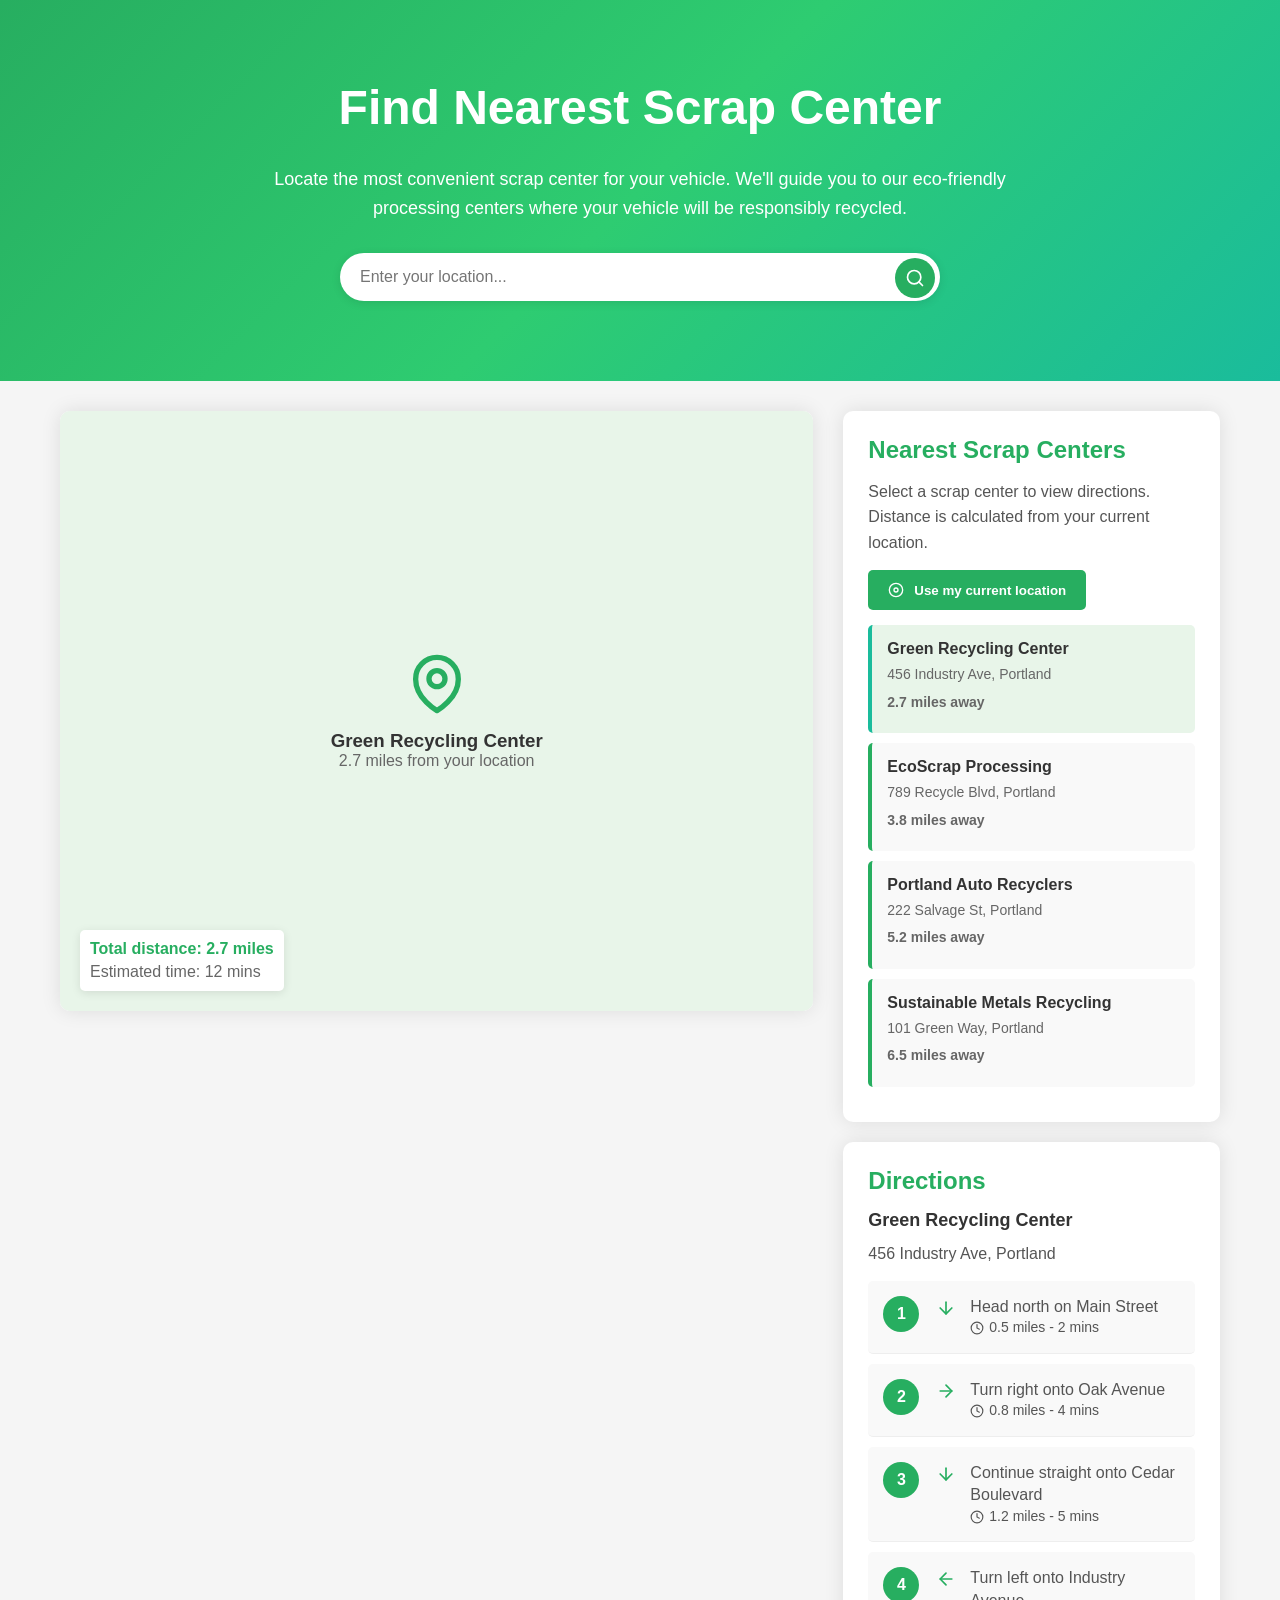
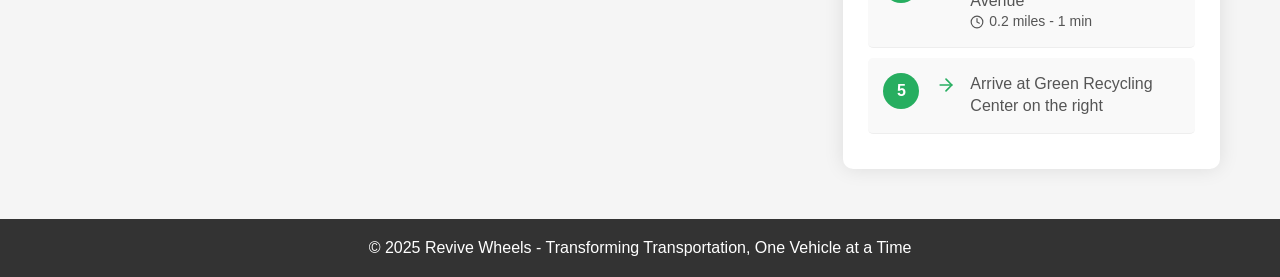
<file: direction.html>
<!DOCTYPE html>
<html lang="en">
<head>
    <meta charset="UTF-8">
    <meta name="viewport" content="width=device-width, initial-scale=1.0">
    <title>Revive Wheels - Find Nearest Scrap Center</title>
    <style>
        * {
            margin: 0;
            padding: 0;
            box-sizing: border-box;
            font-family: 'Segoe UI', Tahoma, Geneva, Verdana, sans-serif;
        }
        
        body {
            background-color: #f5f5f5;
            padding: 0;
        }
        
        .hero {
            background: linear-gradient(135deg, #27ae60 0%, #2ecc71 50%, #1abc9c 100%);
            padding: 80px 20px;
            text-align: center;
            color: white;
        }
        
        .hero h1 {
            font-size: 48px;
            margin-bottom: 30px;
        }
        
        .hero p {
            font-size: 18px;
            max-width: 800px;
            margin: 0 auto 30px;
            line-height: 1.6;
        }
        
        .search-container {
            max-width: 600px;
            margin: 0 auto;
            position: relative;
        }
        
        .search-input {
            width: 100%;
            padding: 15px 20px;
            border-radius: 30px;
            border: none;
            font-size: 16px;
            box-shadow: 0 2px 10px rgba(0, 0, 0, 0.1);
        }
        
        .search-button {
            position: absolute;
            right: 5px;
            top: 5px;
            background-color: #27ae60;
            border: none;
            color: white;
            width: 40px;
            height: 40px;
            border-radius: 50%;
            cursor: pointer;
            display: flex;
            align-items: center;
            justify-content: center;
        }
        
        .container {
            max-width: 1200px;
            margin: 30px auto;
            display: flex;
            flex-wrap: wrap;
            gap: 30px;
            padding: 0 20px;
        }
        
        .map-container {
            flex: 2;
            min-width: 300px;
            height: 600px;
            background-color: white;
            border-radius: 10px;
            box-shadow: 0 0 20px rgba(0, 0, 0, 0.1);
            overflow: hidden;
        }
        
        .map {
            width: 100%;
            height: 100%;
            background-color: #f1f1f1;
            position: relative;
        }
        
        .map-placeholder {
            position: absolute;
            top: 0;
            left: 0;
            width: 100%;
            height: 100%;
            background-color: #e8f5e9;
            display: flex;
            justify-content: center;
            align-items: center;
            color: #333;
            font-size: 16px;
        }
        
        .info-panel {
            flex: 1;
            min-width: 300px;
            display: flex;
            flex-direction: column;
            gap: 20px;
        }
        
        .info-card {
            background-color: white;
            border-radius: 10px;
            box-shadow: 0 0 20px rgba(0, 0, 0, 0.1);
            padding: 25px;
        }
        
        .info-card h2 {
            color: #27ae60;
            margin-bottom: 15px;
            font-size: 24px;
        }
        
        .info-card p {
            color: #555;
            margin-bottom: 15px;
            line-height: 1.6;
        }
        
        .info-card h3 {
            color: #333;
            margin: 15px 0 10px;
            font-size: 18px;
        }
        
        .center-list {
            list-style: none;
            margin-top: 15px;
        }
        
        .center-item {
            background-color: #f9f9f9;
            border-left: 4px solid #27ae60;
            padding: 15px;
            margin-bottom: 10px;
            border-radius: 5px;
            cursor: pointer;
            transition: transform 0.2s, box-shadow 0.2s;
        }
        
        .center-item:hover {
            transform: translateY(-2px);
            box-shadow: 0 5px 15px rgba(0, 0, 0, 0.1);
        }
        
        .center-item.active {
            background-color: #e8f5e9;
            border-left: 4px solid #1abc9c;
        }
        
        .center-item h4 {
            color: #333;
            margin-bottom: 5px;
        }
        
        .center-item p {
            color: #666;
            margin-bottom: 5px;
            font-size: 14px;
        }
        
        .center-distance {
            font-weight: bold;
            color: #27ae60;
        }
        
        .directions-list {
            list-style: none;
        }
        
        .direction-step {
            display: flex;
            padding: 15px;
            border-bottom: 1px solid #eee;
            background-color: #f9f9f9;
            border-radius: 5px;
            margin-bottom: 10px;
            transition: transform 0.2s;
        }
        
        .direction-step:hover {
            transform: translateY(-2px);
            box-shadow: 0 3px 10px rgba(0, 0, 0, 0.08);
        }
        
        .step-number {
            width: 36px;
            height: 36px;
            background-color: #27ae60;
            border-radius: 50%;
            display: flex;
            align-items: center;
            justify-content: center;
            color: white;
            font-weight: bold;
            font-size: 16px;
            flex-shrink: 0;
            margin-right: 15px;
        }
        
        .step-details {
            flex: 1;
        }
        
        .step-details p {
            margin: 0;
            line-height: 1.4;
        }
        
        .step-distance {
            color: #27ae60;
            font-size: 14px;
            font-weight: 500;
            margin-top: 5px;
            display: flex;
            align-items: center;
        }
        
        .step-distance svg {
            margin-right: 5px;
        }
        
        .step-instruction {
            font-weight: 500;
        }
        
        .direction-icon {
            width: 24px;
            height: 24px;
            margin-right: 12px;
            display: flex;
            align-items: center;
            justify-content: center;
            flex-shrink: 0;
        }
        
        .location-btn {
            background-color: #27ae60;
            color: white;
            border: none;
            padding: 12px 20px;
            border-radius: 5px;
            cursor: pointer;
            display: flex;
            align-items: center;
            gap: 10px;
            font-weight: bold;
            margin-top: 10px;
            transition: background-color 0.2s;
        }
        
        .location-btn:hover {
            background-color: #219653;
        }
        
        .footer {
            background-color: #333;
            color: white;
            text-align: center;
            padding: 20px;
            margin-top: 50px;
        }
        
        @media (max-width: 768px) {
            .hero h1 {
                font-size: 36px;
            }
            
            .container {
                flex-direction: column;
            }
            
            .map-container {
                height: 400px;
            }
        }
    </style>
</head>
<body>
    <div class="hero">
        <h1>Find Nearest Scrap Center</h1>
        <p>Locate the most convenient scrap center for your vehicle. We'll guide you to our eco-friendly processing centers where your vehicle will be responsibly recycled.</p>
        
        <div class="search-container">
            <input type="text" class="search-input" placeholder="Enter your location...">
            <button class="search-button" id="searchBtn">
                <svg xmlns="http://www.w3.org/2000/svg" width="20" height="20" viewBox="0 0 24 24" fill="none" stroke="currentColor" stroke-width="2" stroke-linecap="round" stroke-linejoin="round">
                    <circle cx="11" cy="11" r="8"></circle>
                    <line x1="21" y1="21" x2="16.65" y2="16.65"></line>
                </svg>
            </button>
        </div>
    </div>
    
    <div class="container">
        <div class="map-container">
            <div class="map" id="map">
                <div class="map-placeholder" id="mapPlaceholder">
                    <p>Map will be displayed here</p>
                </div>
            </div>
        </div>
        
        <div class="info-panel">
            <div class="info-card">
                <h2>Nearest Scrap Centers</h2>
                <p>Select a scrap center to view directions. Distance is calculated from your current location.</p>
                
                <button class="location-btn" id="getLocationBtn">
                    <svg xmlns="http://www.w3.org/2000/svg" width="16" height="16" viewBox="0 0 24 24" fill="none" stroke="currentColor" stroke-width="2" stroke-linecap="round" stroke-linejoin="round">
                        <circle cx="12" cy="12" r="10"></circle>
                        <circle cx="12" cy="12" r="3"></circle>
                    </svg>
                    Use my current location
                </button>
                
                <ul class="center-list" id="centerList">
                    <!-- Centers will be populated here -->
                </ul>
            </div>
            
            <div class="info-card">
                <h2>Directions</h2>
                <h3 id="selectedCenterName">Green Recycling Center</h3>
                <p id="selectedCenterAddress">456 Industry Ave, Portland</p>
                
                <ul class="directions-list" id="directionsList">
                    <!-- Directions will be populated here -->
                </ul>
            </div>
        </div>
    </div>
    
    <div class="footer">
        <p>&copy; 2025 Revive Wheels - Transforming Transportation, One Vehicle at a Time</p>
    </div>

    <script>
        // Hardcoded data for scrap centers
        const scrapCenters = [
            {
                id: 1,
                name: "Green Recycling Center",
                address: "456 Industry Ave, Portland",
                distance: 2.7,
                lat: 45.5152,
                lng: -122.6784
            },
            {
                id: 2,
                name: "EcoScrap Processing",
                address: "789 Recycle Blvd, Portland",
                distance: 3.8,
                lat: 45.5234,
                lng: -122.6762
            },
            {
                id: 3,
                name: "Portland Auto Recyclers",
                address: "222 Salvage St, Portland",
                distance: 5.2,
                lat: 45.5012,
                lng: -122.6730
            },
            {
                id: 4,
                name: "Sustainable Metals Recycling",
                address: "101 Green Way, Portland",
                distance: 6.5,
                lat: 45.5300,
                lng: -122.6819
            }
        ];

        // Hardcoded directions
        const directions = [
            {
                step: 1,
                instruction: "Head north on Main Street",
                distance: "0.5 miles",
                duration: "2 mins"
            },
            {
                step: 2,
                instruction: "Turn right onto Oak Avenue",
                distance: "0.8 miles",
                duration: "4 mins"
            },
            {
                step: 3,
                instruction: "Continue straight onto Cedar Boulevard",
                distance: "1.2 miles",
                duration: "5 mins"
            },
            {
                step: 4,
                instruction: "Turn left onto Industry Avenue",
                distance: "0.2 miles",
                duration: "1 min"
            },
            {
                step: 5,
                instruction: "Arrive at Green Recycling Center on the right",
                distance: "",
                duration: ""
            }
        ];

        // DOM elements
        const centerList = document.getElementById('centerList');
        const directionsList = document.getElementById('directionsList');
        const selectedCenterName = document.getElementById('selectedCenterName');
        const selectedCenterAddress = document.getElementById('selectedCenterAddress');
        const mapPlaceholder = document.getElementById('mapPlaceholder');
        const getLocationBtn = document.getElementById('getLocationBtn');
        const searchBtn = document.getElementById('searchBtn');
        const searchInput = document.querySelector('.search-input');

        // Initialize the page
        function init() {
            renderScrapCenters();
            renderDirections(directions);
            initializeMockMap();

            // Event listeners
            getLocationBtn.addEventListener('click', getCurrentLocation);
            searchBtn.addEventListener('click', searchLocation);
            searchInput.addEventListener('keyup', function(event) {
                if (event.key === 'Enter') {
                    searchLocation();
                }
            });
        }

        // Render the list of scrap centers
        function renderScrapCenters() {
            centerList.innerHTML = '';
            
            scrapCenters.forEach((center, index) => {
                const centerItem = document.createElement('li');
                centerItem.className = 'center-item' + (index === 0 ? ' active' : '');
                centerItem.dataset.id = center.id;
                
                centerItem.innerHTML = `
                    <h4>${center.name}</h4>
                    <p>${center.address}</p>
                    <p class="center-distance">${center.distance} miles away</p>
                `;
                
                centerItem.addEventListener('click', () => selectCenter(center, centerItem));
                
                centerList.appendChild(centerItem);
            });
        }

        // Select a center and update the directions
        function selectCenter(center, element) {
            // Remove active class from all items
            document.querySelectorAll('.center-item').forEach(item => {
                item.classList.remove('active');
            });
            
            // Add active class to selected item
            element.classList.add('active');
            
            // Update center info
            selectedCenterName.textContent = center.name;
            selectedCenterAddress.textContent = center.address;
            
            // Update map (mock)
            updateMockMap(center);
            
            // Generate new directions (mock - would be from API in real implementation)
            const newDirections = directions.map(dir => ({...dir}));
            newDirections[4].instruction = `Arrive at ${center.name} on the right`;
            renderDirections(newDirections);
        }

        // Render the directions list
        function renderDirections(steps) {
            directionsList.innerHTML = '';
            
            // Icons for different direction types
            const icons = {
                straight: '<svg xmlns="http://www.w3.org/2000/svg" width="20" height="20" viewBox="0 0 24 24" fill="none" stroke="#27ae60" stroke-width="2" stroke-linecap="round" stroke-linejoin="round"><line x1="12" y1="5" x2="12" y2="19"></line><polyline points="19 12 12 19 5 12"></polyline></svg>',
                right: '<svg xmlns="http://www.w3.org/2000/svg" width="20" height="20" viewBox="0 0 24 24" fill="none" stroke="#27ae60" stroke-width="2" stroke-linecap="round" stroke-linejoin="round"><line x1="5" y1="12" x2="19" y2="12"></line><polyline points="12 5 19 12 12 19"></polyline></svg>',
                left: '<svg xmlns="http://www.w3.org/2000/svg" width="20" height="20" viewBox="0 0 24 24" fill="none" stroke="#27ae60" stroke-width="2" stroke-linecap="round" stroke-linejoin="round"><line x1="19" y1="12" x2="5" y2="12"></line><polyline points="12 19 5 12 12 5"></polyline></svg>',
                arrival: '<svg xmlns="http://www.w3.org/2000/svg" width="20" height="20" viewBox="0 0 24 24" fill="none" stroke="#27ae60" stroke-width="2" stroke-linecap="round" stroke-linejoin="round"><path d="M12 22s-8-4.5-8-11.8A8 8 0 0 1 12 2a8 8 0 0 1 8 8.2c0 7.3-8 11.8-8 11.8z"/><circle cx="12" cy="10" r="3"/></svg>'
            };
            
            steps.forEach(step => {
                const directionStep = document.createElement('li');
                directionStep.className = 'direction-step';
                
                // Determine icon based on instruction text
                let icon = icons.straight;
                if (step.instruction.toLowerCase().includes('right')) {
                    icon = icons.right;
                } else if (step.instruction.toLowerCase().includes('left')) {
                    icon = icons.left;
                } else if (step.instruction.toLowerCase().includes('arrive')) {
                    icon = icons.arrival;
                }
                
                directionStep.innerHTML = `
                    <div class="step-number">${step.step}</div>
                    <div class="direction-icon">${icon}</div>
                    <div class="step-details">
                        <p class="step-instruction">${step.instruction}</p>
                        ${step.distance ? `
                            <p class="step-distance">
                                <svg xmlns="http://www.w3.org/2000/svg" width="14" height="14" viewBox="0 0 24 24" fill="none" stroke="currentColor" stroke-width="2" stroke-linecap="round" stroke-linejoin="round">
                                    <circle cx="12" cy="12" r="10"></circle>
                                    <polyline points="12 6 12 12 16 14"></polyline>
                                </svg>
                                ${step.distance} - ${step.duration}
                            </p>
                        ` : ''}
                    </div>
                `;
                
                directionsList.appendChild(directionStep);
            });
        }

        // Mock map initialization
        function initializeMockMap() {
            mapPlaceholder.innerHTML = `
                <div style="width: 100%; height: 100%; position: relative; overflow: hidden;">
                    <div style="position: absolute; top: 50%; left: 50%; transform: translate(-50%, -50%); text-align: center;">
                        <svg xmlns="http://www.w3.org/2000/svg" width="64" height="64" viewBox="0 0 24 24" fill="none" stroke="#27ae60" stroke-width="2" stroke-linecap="round" stroke-linejoin="round">
                            <path d="M12 22s-8-4.5-8-11.8A8 8 0 0 1 12 2a8 8 0 0 1 8 8.2c0 7.3-8 11.8-8 11.8z"/>
                            <circle cx="12" cy="10" r="3"/>
                        </svg>
                        <h3 style="margin-top: 10px; color: #333;">Green Recycling Center</h3>
                        <p style="color: #666;">2.7 miles from your location</p>
                    </div>
                    <div style="position: absolute; bottom: 20px; left: 20px; background: white; padding: 10px; border-radius: 5px; box-shadow: 0 2px 10px rgba(0,0,0,0.1);">
                        <p style="margin: 0; font-weight: bold; color: #27ae60;">Total distance: 2.7 miles</p>
                        <p style="margin: 5px 0 0; color: #666;">Estimated time: 12 mins</p>
                    </div>
                </div>
            `;
        }

        // Update mock map for selected center
        function updateMockMap(center) {
            mapPlaceholder.innerHTML = `
                <div style="width: 100%; height: 100%; position: relative; overflow: hidden;">
                    <div style="position: absolute; top: 50%; left: 50%; transform: translate(-50%, -50%); text-align: center;">
                        <svg xmlns="http://www.w3.org/2000/svg" width="64" height="64" viewBox="0 0 24 24" fill="none" stroke="#27ae60" stroke-width="2" stroke-linecap="round" stroke-linejoin="round">
                            <path d="M12 22s-8-4.5-8-11.8A8 8 0 0 1 12 2a8 8 0 0 1 8 8.2c0 7.3-8 11.8-8 11.8z"/>
                            <circle cx="12" cy="10" r="3"/>
                        </svg>
                        <h3 style="margin-top: 10px; color: #333;">${center.name}</h3>
                        <p style="color: #666;">${center.distance} miles from your location</p>
                    </div>
                    <div style="position: absolute; bottom: 20px; left: 20px; background: white; padding: 10px; border-radius: 5px; box-shadow: 0 2px 10px rgba(0,0,0,0.1);">
                        <p style="margin: 0; font-weight: bold; color: #27ae60;">Total distance: ${center.distance} miles</p>
                        <p style="margin: 5px 0 0; color: #666;">Estimated time: ${Math.round(center.distance * 4)} mins</p>
                    </div>
                </div>
            `;
        }

        // Get current location (mock)
        function getCurrentLocation() {
            getLocationBtn.innerHTML = `
                <svg xmlns="http://www.w3.org/2000/svg" width="16" height="16" viewBox="0 0 24 24" fill="none" stroke="currentColor" stroke-width="2" stroke-linecap="round" stroke-linejoin="round">
                    <path d="M12 22s-8-4.5-8-11.8A8 8 0 0 1 12 2a8 8 0 0 1 8 8.2c0 7.3-8 11.8-8 11.8z"/>
                    <circle cx="12" cy="10" r="3"/>
                </svg>
                Location found!
            `;
            
            setTimeout(() => {
                getLocationBtn.innerHTML = `
                    <svg xmlns="http://www.w3.org/2000/svg" width="16" height="16" viewBox="0 0 24 24" fill="none" stroke="currentColor" stroke-width="2" stroke-linecap="round" stroke-linejoin="round">
                        <circle cx="12" cy="12" r="10"></circle>
                        <circle cx="12" cy="12" r="3"></circle>
                    </svg>
                    Use my current location
                `;
                
                // In a real app, we would use the geolocation API
                // For this demo, we'll just refresh the centers with slightly changed distances
                const updatedCenters = scrapCenters.map(center => ({
                    ...center,
                    distance: (center.distance - 0.2).toFixed(1)
                }));
                
                // Re-render with updated distances
                renderScrapCenters();
            }, 1500);
        }

        // Search for a location (mock)
        function searchLocation() {
            const searchValue = searchInput.value.trim();
            
            if (searchValue) {
                // In a real app, we would geocode the address and update the map
                // For this demo, we'll just show a notification
                const notification = document.createElement('div');
                notification.style.position = 'fixed';
                notification.style.top = '20px';
                notification.style.left = '50%';
                notification.style.transform = 'translateX(-50%)';
                notification.style.backgroundColor = '#27ae60';
                notification.style.color = 'white';
                notification.style.padding = '10px 20px';
                notification.style.borderRadius = '5px';
                notification.style.boxShadow = '0 2px 10px rgba(0,0,0,0.2)';
                notification.style.zIndex = '1000';
                notification.textContent = `Searching for scrap centers near: ${searchValue}`;
                
                document.body.appendChild(notification);
                
                setTimeout(() => {
                    document.body.removeChild(notification);
                    
                    // Update centers with new mock data
                    const updatedCenters = scrapCenters.map(center => ({
                        ...center,
                        distance: (Math.random() * 5 + 1).toFixed(1)
                    }));
                    
                    // Sort by distance
                    updatedCenters.sort((a, b) => a.distance - b.distance);
                    
                    // Re-render
                    renderScrapCenters();
                }, 1500);
            }
        }

        // Initialize on load
        window.addEventListener('DOMContentLoaded', init);
    </script>
</body>
</html>
</file>
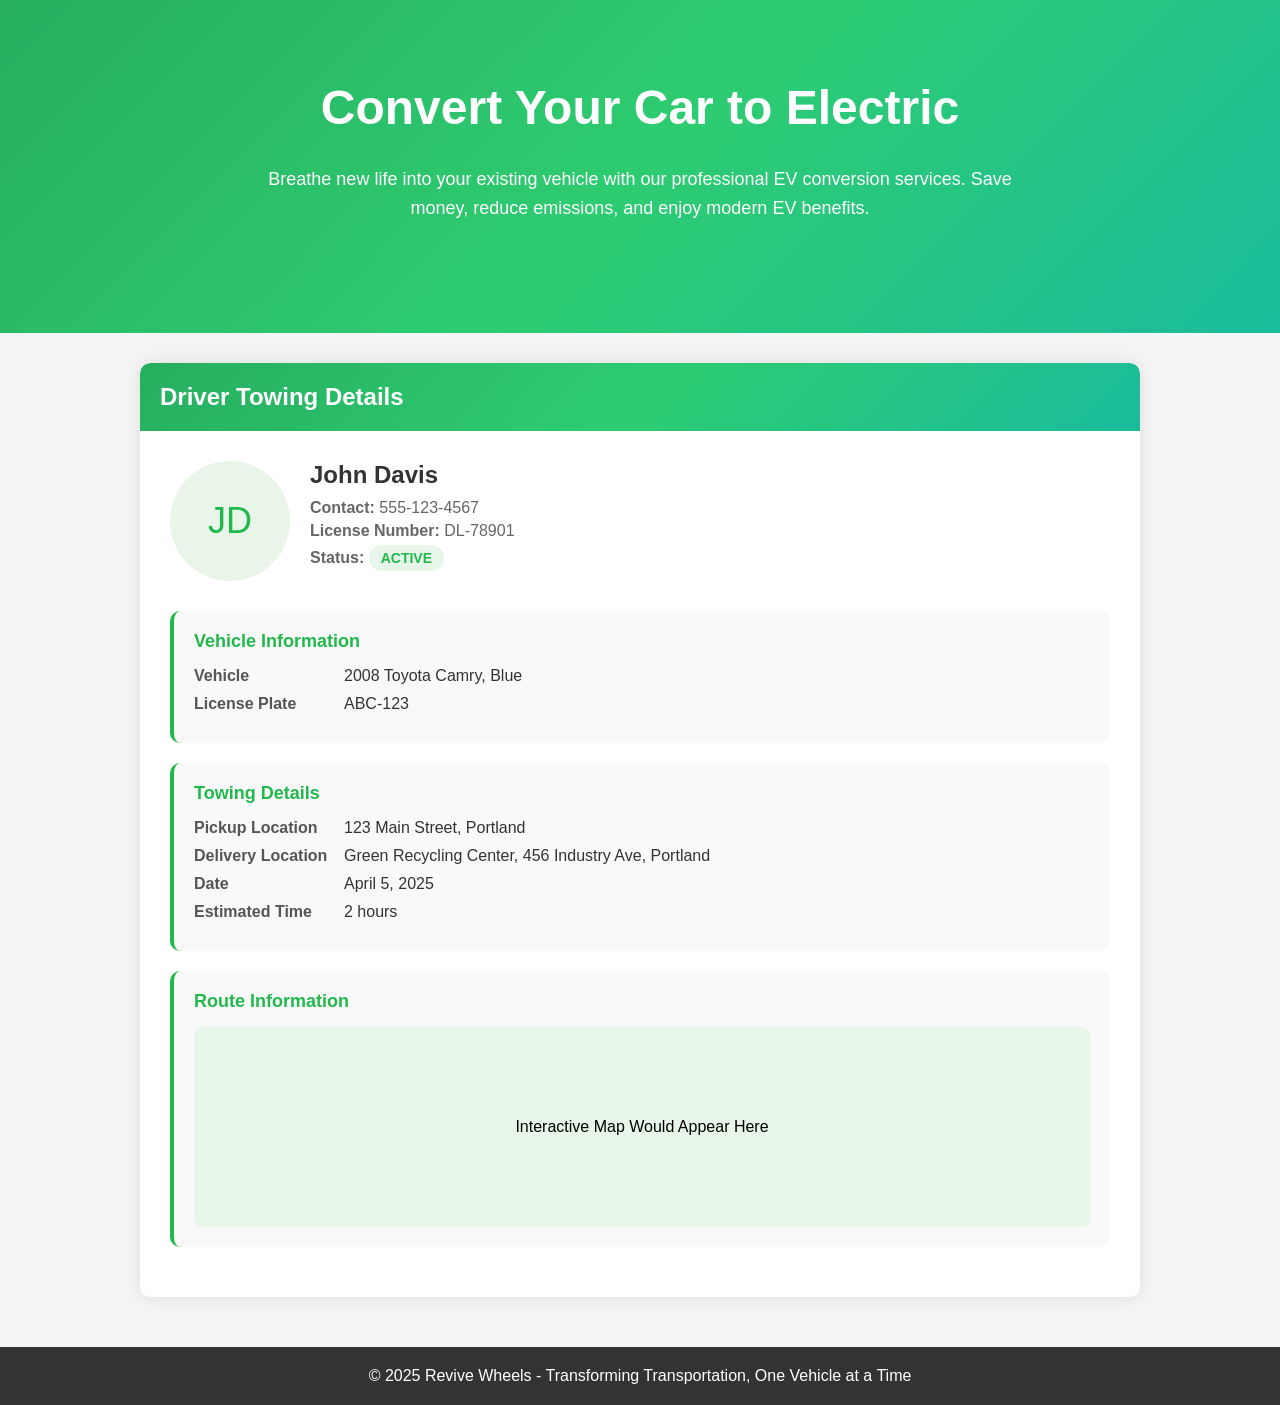
<file: driver.html>
<!DOCTYPE html>
<html lang="en">
<head>
    <meta charset="UTF-8">
    <meta name="viewport" content="width=device-width, initial-scale=1.0">
    <title>Revive Wheels - Driver Details</title>
    <style>
        * {
            margin: 0;
            padding: 0;
            box-sizing: border-box;
            font-family: 'Segoe UI', Tahoma, Geneva, Verdana, sans-serif;
        }
        
        body {
            background-color: #f5f5f5;
            padding: 0;
        }
        
        .hero {
            background: linear-gradient(135deg, #27ae60 0%, #2ecc71 50%, #1abc9c 100%); 
            padding: 80px 20px;
            text-align: center;
            color: white;
        }
        
        .hero h1 {
            font-size: 48px;
            margin-bottom: 30px;
        }
        
        .hero p {
            font-size: 18px;
            max-width: 800px;
            margin: 0 auto 30px;
            line-height: 1.6;
        }
        
        .search-container {
            max-width: 600px;
            margin: 0 auto;
            position: relative;
        }
        
        .search-input {
            width: 100%;
            padding: 15px 20px;
            border-radius: 30px;
            border: none;
            font-size: 16px;
            box-shadow: 0 2px 10px rgba(0, 0, 0, 0.1);
        }
        
        .search-button {
            position: absolute;
            right: 5px;
            top: 5px;
            background-color: #21b94c;
            border: none;
            color: white;
            width: 40px;
            height: 40px;
            border-radius: 50%;
            cursor: pointer;
            display: flex;
            align-items: center;
            justify-content: center;
        }
        
        .container {
            max-width: 1000px;
            margin: 30px auto;
            background-color: white;
            border-radius: 10px;
            box-shadow: 0 0 20px rgba(0, 0, 0, 0.1);
            overflow: hidden;
        }
        
        .panel-header {
            background: linear-gradient(135deg, #27ae60 0%, #2ecc71 50%, #1abc9c 100%);
            color: white;
            padding: 20px;
            border-top-left-radius: 10px;
            border-top-right-radius: 10px;
        }
        
        .driver-details {
            padding: 30px;
        }
        
        .driver-profile {
            display: flex;
            margin-bottom: 30px;
            gap: 20px;
        }
        
        .profile-image {
            width: 120px;
            height: 120px;
            border-radius: 50%;
            background-color: #e9f5e9;
            display: flex;
            align-items: center;
            justify-content: center;
            font-size: 36px;
            color: #21b94c;
        }
        
        .profile-info {
            flex: 1;
        }
        
        .profile-info h2 {
            color: #333;
            margin-bottom: 10px;
        }
        
        .profile-info p {
            color: #666;
            margin-bottom: 5px;
        }
        
        .detail-card {
            background-color: #f9f9f9;
            border-radius: 10px;
            padding: 20px;
            margin-bottom: 20px;
            border-left: 4px solid #21b94c;
        }
        
        .detail-card h3 {
            color: #21b94c;
            margin-bottom: 15px;
            font-size: 18px;
        }
        
        .detail-row {
            display: flex;
            margin-bottom: 10px;
        }
        
        .detail-label {
            width: 150px;
            font-weight: bold;
            color: #555;
        }
        
        .detail-value {
            flex: 1;
            color: #333;
        }
        
        .status-badge {
            display: inline-block;
            padding: 5px 12px;
            border-radius: 20px;
            font-size: 14px;
            font-weight: bold;
            background-color: #e8f5e9;
            color: #21b94c;
        }
        
        .footer {
            background-color: #333;
            color: white;
            text-align: center;
            padding: 20px;
            margin-top: 50px;
        }
        
        @media (max-width: 768px) {
            .hero h1 {
                font-size: 36px;
            }
            
            .driver-profile {
                flex-direction: column;
                align-items: center;
                text-align: center;
            }
            
            .detail-row {
                flex-direction: column;
            }
            
            .detail-label {
                width: 100%;
                margin-bottom: 5px;
            }
        }
    </style>
</head>
<body>
    <div class="hero">
        <h1>Convert Your Car to Electric</h1>
        <p>Breathe new life into your existing vehicle with our professional EV conversion services. Save money, reduce emissions, and enjoy modern EV benefits.</p>
        
        <!-- <div class="search-container">
            <input type="text" class="search-input" placeholder="Search for conversion services...">
            <button class="search-button">
                <svg xmlns="http://www.w3.org/2000/svg" width="20" height="20" viewBox="0 0 24 24" fill="none" stroke="currentColor" stroke-width="2" stroke-linecap="round" stroke-linejoin="round">
                    <circle cx="11" cy="11" r="8"></circle>
                    <line x1="21" y1="21" x2="16.65" y2="16.65"></line>
                </svg>
            </button>
        </div> -->
    </div>
    
    <div class="container">
        <div class="panel-header">
            <h2>Driver Towing Details</h2>
        </div>
        
        <div class="driver-details">
            <div class="driver-profile">
                <div class="profile-image">JD</div>
                <div class="profile-info">
                    <h2>John Davis</h2>
                    <p><strong>Contact:</strong> 555-123-4567</p>
                    <p><strong>License Number:</strong> DL-78901</p>
                    <p><strong>Status:</strong> <span class="status-badge">ACTIVE</span></p>
                </div>
            </div>
            
            <div class="detail-card">
                <h3>Vehicle Information</h3>
                <div class="detail-row">
                    <div class="detail-label">Vehicle</div>
                    <div class="detail-value">2008 Toyota Camry, Blue</div>
                </div>
                <div class="detail-row">
                    <div class="detail-label">License Plate</div>
                    <div class="detail-value">ABC-123</div>
                </div>
            </div>
            
            <div class="detail-card">
                <h3>Towing Details</h3>
                <div class="detail-row">
                    <div class="detail-label">Pickup Location</div>
                    <div class="detail-value">123 Main Street, Portland</div>
                </div>
                <div class="detail-row">
                    <div class="detail-label">Delivery Location</div>
                    <div class="detail-value">Green Recycling Center, 456 Industry Ave, Portland</div>
                </div>
                <div class="detail-row">
                    <div class="detail-label">Date</div>
                    <div class="detail-value">April 5, 2025</div>
                </div>
                <div class="detail-row">
                    <div class="detail-label">Estimated Time</div>
                    <div class="detail-value">2 hours</div>
                </div>
            </div>
            
            <div class="detail-card">
                <h3>Route Information</h3>
                <div style="background-color: #e8f5e9; height: 200px; border-radius: 8px; display: flex; justify-content: center; align-items: center;">
                    <p>Interactive Map Would Appear Here</p>
                </div>
            </div>
        </div>
    </div>
    
    <div class="footer">
        <p>&copy; 2025 Revive Wheels - Transforming Transportation, One Vehicle at a Time</p>
    </div>
</body>
</html>
</file>
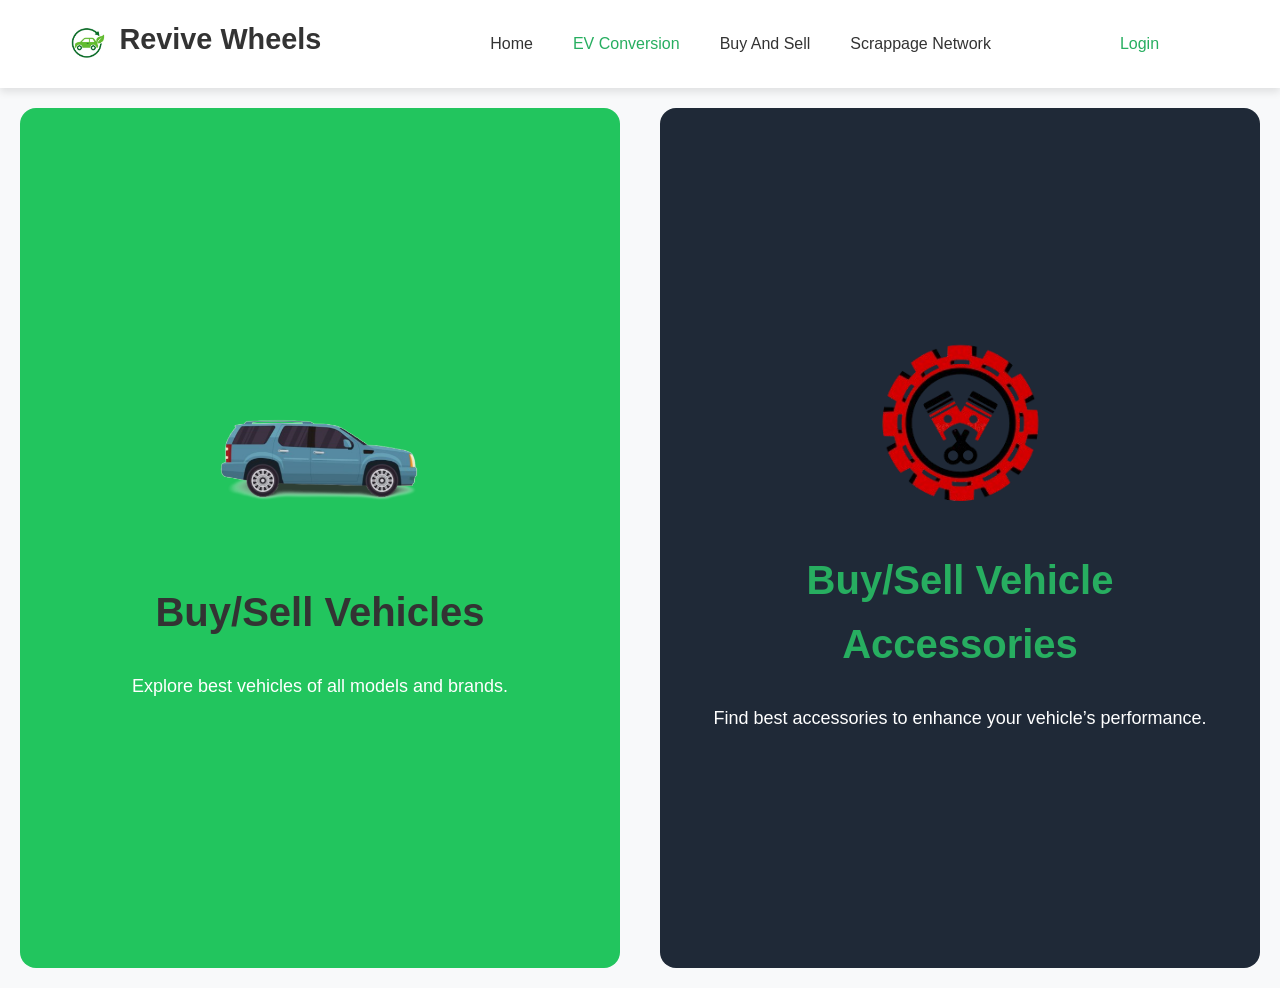
<file: market.html>
<!DOCTYPE html>
<html lang="en">
<head>
  <meta charset="UTF-8" />
  <meta name="viewport" content="width=device-width, initial-scale=1.0"/>
  <title>Market Cards</title>
  <link rel="stylesheet" href="market.css" />
  
</head>
<body>


 <!-- Header/Navigation -->
 <header>
    <nav class="navbar">
        <div class="logo-container">
            <img src="/public/images/WhatsApp Image 2025-04-04 at 15.10.56_a4140f4e.jpg" alt="Logo">
            <h1 class="brand-name">Revive Wheels</h1>
        </div>
        
        <ul class="nav-links">
            <li><a href="index.html">Home</a></li>
            <li><a href="#" class="active">EV Conversion</a></li>
            <li><a href="#">Buy And Sell</a></li>
            <li><a href="#">Scrappage Network</a></li>
        </ul>
        
        <div class="auth-buttons">
            <a href="#" class="login-btn">Login</a>
            <a href="#" class="signup-btn">SignUp</a>
        </div>
    </nav>
</header>

  <div class="container">
    <!-- Car Parts Card -->
   <a href="./vehicles/index.html">
     <div class="card green-card" onclick="handleCardClick('vehicles')">
       <img src="assets/car.png" alt="Car Parts" class="card-image" />
       <div class="card-text">
         <h1 class="card-title buy">Buy/Sell Vehicles</h1>
         <p class="card-desc">Explore best vehicles of all models and brands.</p>
        </div>
      </div>
      
    </a>
    <!-- Vehicle Accessories Card -->

    <a href="./accessories/index.html">
    <div class="card dark-card" onclick="handleCardClick('accessories')">
      <img src="assets/parts.png" alt="Vehicle Accessories" class="card-image" />
      <div class="card-text">
        <h1 class="card-title">Buy/Sell Vehicle Accessories</h1>
        <p class="card-desc">Find best accessories to enhance your vehicle’s performance.</p>
      </div>
    </div>
  </div>
</a>
</body>
</html>
</file>
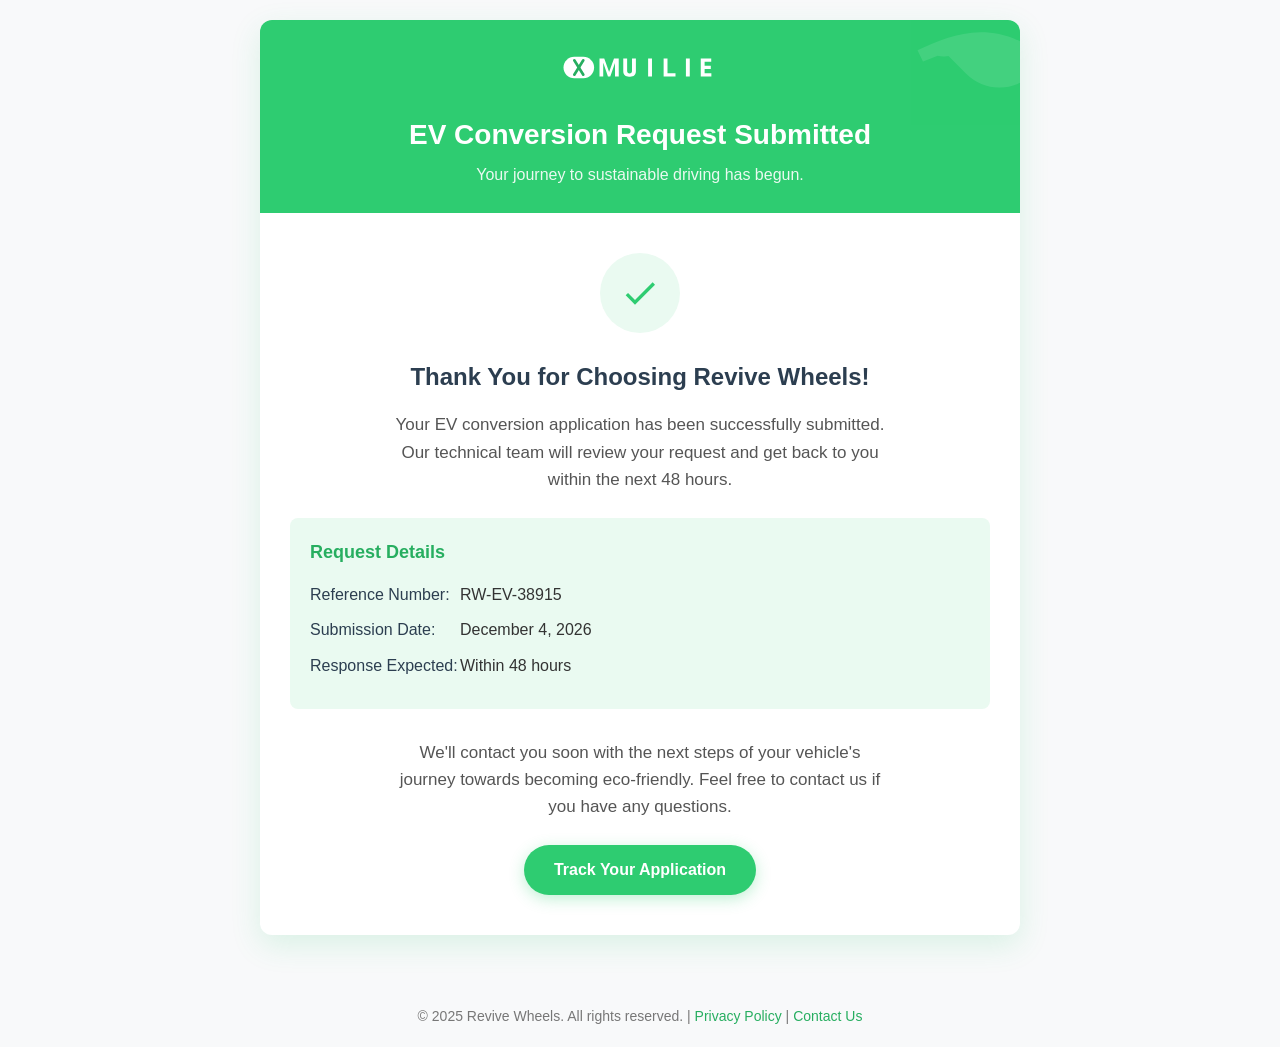
<file: noti.html>
<!DOCTYPE html>
<html lang="en">
  <head>
    <meta charset="UTF-8" />
    <meta name="viewport" content="width=device-width, initial-scale=1.0" />
    <title>Form Submission Confirmed | Revive Wheels</title>
    <style>
      :root {
        --primary-green: #2ecc71;
        --dark-green: #27ae60;
        --light-green: #a3e4bc;
        --very-light-green: #eafaf1;
        --accent-dark: #2c3e50;
      }

      * {
        margin: 0;
        padding: 0;
        box-sizing: border-box;
        font-family: "Segoe UI", Tahoma, Geneva, Verdana, sans-serif;
      }

      body {
        background-color: #f8f9fa;
        color: #333;
        line-height: 1.6;
      }

      .container {
        max-width: 800px;
        margin: 0 auto;
        padding: 20px;
        min-height: 100vh;
        display: flex;
        flex-direction: column;
        justify-content: center;
      }

      .confirmation-card {
        background-color: white;
        border-radius: 12px;
        box-shadow: 0 10px 30px rgba(46, 204, 113, 0.15);
        overflow: hidden;
        position: relative;
        margin-bottom: 30px;
      }

      .card-header {
        background-color: var(--primary-green);
        padding: 25px 30px;
        text-align: center;
        position: relative;
      }

      .logo {
        width: 180px;
        margin-bottom: 15px;
      }

      .card-header h1 {
        color: white;
        font-size: 28px;
        font-weight: 600;
        margin-bottom: 5px;
      }

      .card-header p {
        color: white;
        opacity: 0.9;
        font-size: 16px;
      }

      .card-body {
        padding: 40px 30px;
        text-align: center;
      }

      .success-icon {
        width: 80px;
        height: 80px;
        border-radius: 50%;
        background-color: var(--very-light-green);
        display: flex;
        align-items: center;
        justify-content: center;
        margin: 0 auto 25px;
      }

      .success-icon svg {
        width: 40px;
        height: 40px;
        fill: var(--primary-green);
      }

      .card-body h2 {
        color: var(--accent-dark);
        font-size: 24px;
        margin-bottom: 15px;
      }

      .card-body p {
        color: #555;
        font-size: 17px;
        margin-bottom: 25px;
        max-width: 500px;
        margin-left: auto;
        margin-right: auto;
      }

      .details-box {
        background-color: var(--very-light-green);
        border-radius: 8px;
        padding: 20px;
        margin-bottom: 30px;
        text-align: left;
      }

      .details-box h3 {
        color: var(--dark-green);
        font-size: 18px;
        margin-bottom: 15px;
        font-weight: 600;
      }

      .detail-item {
        display: flex;
        margin-bottom: 10px;
      }

      .detail-label {
        font-weight: 500;
        width: 150px;
        color: var(--accent-dark);
      }

      .detail-value {
        color: #333;
        flex: 1;
      }

      .button {
        display: inline-block;
        background-color: var(--primary-green);
        color: white;
        padding: 12px 30px;
        border-radius: 30px;
        text-decoration: none;
        font-weight: 600;
        transition: all 0.3s ease;
        box-shadow: 0 4px 15px rgba(46, 204, 113, 0.3);
      }

      .button:hover {
        background-color: var(--dark-green);
        transform: translateY(-2px);
        box-shadow: 0 7px 15px rgba(46, 204, 113, 0.4);
      }

      .footer {
        text-align: center;
        margin-top: 40px;
        color: #777;
        font-size: 14px;
      }

      .footer a {
        color: var(--dark-green);
        text-decoration: none;
      }

      .leaf-decoration {
        position: absolute;
        opacity: 0.1;
        z-index: 0;
      }

      .leaf-top-right {
        top: -50px;
        right: -50px;
        transform: rotate(45deg);
        width: 150px;
      }

      .leaf-bottom-left {
        bottom: -70px;
        left: -70px;
        transform: rotate(135deg);
        width: 180px;
      }

      .card-content {
        position: relative;
        z-index: 1;
      }

      @media (max-width: 768px) {
        .card-header {
          padding: 20px;
        }

        .card-body {
          padding: 30px 20px;
        }

        .detail-item {
          flex-direction: column;
          margin-bottom: 15px;
        }

        .detail-label {
          width: 100%;
          margin-bottom: 5px;
        }
      }
    </style>
  </head>
  <body>
    <div class="container">
      <div class="confirmation-card">
        <div class="card-header">
          <svg
            class="leaf-decoration leaf-top-right"
            xmlns="http://www.w3.org/2000/svg"
            viewBox="0 0 24 24"
          >
            <path
              d="M17,8C8,10,5.9,16.17,3.82,21.34L5.71,22l1-2.3A4.49,4.49,0,0,0,8,18.5h4A7.5,7.5,0,0,0,19.5,11V8H17Z"
              fill="white"
            ></path>
          </svg>

          <div class="card-content">
            <svg
              class="logo"
              viewBox="0 0 200 50"
              fill="none"
              xmlns="http://www.w3.org/2000/svg"
            >
              <path
                d="M15 25C15 18.373 20.373 13 27 13H37C43.627 13 49 18.373 49 25C49 31.627 43.627 37 37 37H27C20.373 37 15 31.627 15 25Z"
                fill="white"
              />
              <path
                d="M27 17L37 33"
                stroke="#27ae60"
                stroke-width="3"
                stroke-linecap="round"
              />
              <path
                d="M27 33L37 17"
                stroke="#27ae60"
                stroke-width="3"
                stroke-linecap="round"
              />
              <path
                d="M55 15H60.2656L65.6094 29.625H65.7656L71.1094 15H76.375V35H72.2344V20.1875H72.1094L66.9844 34.9219H64.3906L59.2656 20.1094H59.1406V35H55V15Z"
                fill="white"
              />
              <path
                d="M87.7656 35.2344C85.8281 35.2344 84.2812 34.7031 83.125 33.6406C81.9792 32.5677 81.4062 31.0417 81.4062 29.0625V15H85.7031V28.7031C85.7031 29.6719 85.9427 30.4062 86.4219 30.9062C86.901 31.3958 87.5677 31.6406 88.4219 31.6406C89.276 31.6406 89.9427 31.3958 90.4219 30.9062C90.901 30.4062 91.1406 29.6719 91.1406 28.7031V15H95.4375V29.0625C95.4375 31.0417 94.8646 32.5677 93.7188 33.6406C92.5729 34.7031 91.026 35.2344 89.0781 35.2344H87.7656Z"
                fill="white"
              />
              <path d="M109.016 15H113.312V35H109.016V15Z" fill="white" />
              <path
                d="M126.25 15H130.547V31.4062H139.453V35H126.25V15Z"
                fill="white"
              />
              <path d="M151.016 15H155.312V35H151.016V15Z" fill="white" />
              <path
                d="M167.5 35V15H179.141V18.5938H171.797V23.1875H178.672V26.7812H171.797V31.4062H179.297V35H167.5Z"
                fill="white"
              />
            </svg>
            <h1>EV Conversion Request Submitted</h1>
            <p>Your journey to sustainable driving has begun.</p>
          </div>
        </div>

        <div class="card-body">
          <div class="success-icon">
            <svg xmlns="http://www.w3.org/2000/svg" viewBox="0 0 24 24">
              <path
                d="M9 16.17L4.83 12l-1.42 1.41L9 19 21 7l-1.41-1.41L9 16.17z"
              />
            </svg>
          </div>

          <h2>Thank You for Choosing Revive Wheels!</h2>
          <p>
            Your EV conversion application has been successfully submitted. Our
            technical team will review your request and get back to you within
            the next 48 hours.
          </p>

          <div class="details-box">
            <h3>Request Details</h3>
            <div class="detail-item">
              <div class="detail-label">Reference Number:</div>
              <div class="detail-value">RW-EV-25041</div>
            </div>
            <div class="detail-item">
              <div class="detail-label">Submission Date:</div>
              <div class="detail-value">April 5, 2025</div>
            </div>
            <div class="detail-item">
              <div class="detail-label">Response Expected:</div>
              <div class="detail-value">Within 48 hours</div>
            </div>
          </div>

          <p>
            We'll contact you soon with the next steps of your vehicle's journey
            towards becoming eco-friendly. Feel free to contact us if you have
            any questions.
          </p>

          <a href="#" class="button">Track Your Application</a>
        </div>

        <svg
          class="leaf-decoration leaf-bottom-left"
          xmlns="http://www.w3.org/2000/svg"
          viewBox="0 0 24 24"
        >
          <path
            d="M17,8C8,10,5.9,16.17,3.82,21.34L5.71,22l1-2.3A4.49,4.49,0,0,0,8,18.5h4A7.5,7.5,0,0,0,19.5,11V8H17Z"
            fill="white"
          ></path>
        </svg>
      </div>

      <div class="footer">
        <p>
          &copy; 2025 Revive Wheels. All rights reserved. |
          <a href="#">Privacy Policy</a> | <a href="#">Contact Us</a>
        </p>
      </div>
    </div>

    <script>
      // revive-wheels-confirmation.js

      document.addEventListener("DOMContentLoaded", function () {
        // Set company name in the header
        updateCompanyName();

        // Generate random reference number
        generateReferenceNumber();

        // Set current date
        setCurrentDate();

        // Initialize track button functionality
        initializeTrackButton();
      });

      /**
       * Update company name to ensure it's "Revive Wheels"
       */
      function updateCompanyName() {
        // This assumes there's an SVG logo with the company name
        // If you need to update a text element instead, uncomment this code:
        // const companyNameElement = document.querySelector('.company-name');
        // if (companyNameElement) {
        //     companyNameElement.textContent = 'Revive Wheels';
        // }

        // Update page title
        document.title = "Form Submission Confirmed | Revive Wheels";
      }

      /**
       * Generate a random reference number with Revive Wheels prefix
       */
      function generateReferenceNumber() {
        const referenceElement = document.querySelector(".detail-value");
        if (referenceElement) {
          // Generate a random 5-digit number
          const randomDigits = Math.floor(10000 + Math.random() * 90000);
          // Format with Revive Wheels prefix: RW-EV-[random digits]
          const referenceNumber = `RW-EV-${randomDigits}`;
          referenceElement.textContent = referenceNumber;
        }
      }

      /**
       * Set the current date as the submission date
       */
      function setCurrentDate() {
        const dateElement = document.querySelectorAll(".detail-value")[1];
        if (dateElement) {
          const now = new Date();

          // Format date as Month Day, Year (e.g., April 5, 2025)
          const options = { year: "numeric", month: "long", day: "numeric" };
          const formattedDate = now.toLocaleDateString("en-US", options);

          dateElement.textContent = formattedDate;
        }
      }

      /**
       * Initialize the track button functionality
       */
      function initializeTrackButton() {
        const trackButton = document.querySelector(".button");
        if (trackButton) {
          trackButton.addEventListener("click", function (e) {
            e.preventDefault();

            // Get the reference number for tracking
            const referenceNumber =
              document.querySelector(".detail-value").textContent;

            // You can add code here to redirect to a tracking page
            // or open a tracking modal with the reference number
            alert(
              `Tracking request for application ${referenceNumber}. This functionality will be implemented in the full version.`
            );

            // For a real implementation, you might do something like:
            // window.location.href = `/track-application?ref=${referenceNumber}`;
          });
        }
      }

      /**
       * Calculate the expected response date (48 hours from submission)
       * This is an optional function to add if you want to show the exact date/time
       * when the user can expect a response
       */
      function calculateExpectedResponse() {
        const responseElement = document.querySelectorAll(".detail-value")[2];
        if (responseElement) {
          const now = new Date();
          const responseTime = new Date(now.getTime() + 48 * 60 * 60 * 1000); // 48 hours in milliseconds

          const options = {
            year: "numeric",
            month: "long",
            day: "numeric",
            hour: "2-digit",
            minute: "2-digit",
          };

          const formattedResponseDate = responseTime.toLocaleDateString(
            "en-US",
            options
          );
          responseElement.textContent = formattedResponseDate;
        }
      }

      /**
       * Save the submission details to localStorage (optional)
       * This can be useful if you want to persist the submission data
       */
      function saveSubmissionDetails() {
        const referenceNumber =
          document.querySelector(".detail-value").textContent;
        const submissionDate =
          document.querySelectorAll(".detail-value")[1].textContent;

        const submissionData = {
          referenceNumber: referenceNumber,
          submissionDate: submissionDate,
          status: "pending",
        };

        localStorage.setItem(
          "reviveWheelsSubmission",
          JSON.stringify(submissionData)
        );
      }

      /**
       * Check if there is a saved submission and show a notification (optional)
       * This could be used if the user refreshes the page
       */
      function checkForExistingSubmission() {
        const savedData = localStorage.getItem("reviveWheelsSubmission");

        if (savedData) {
          const submissionData = JSON.parse(savedData);
          console.log("Found existing submission:", submissionData);

          // You could show a notification or update the UI here
        }
      }
    </script>
  </body>
</html>
</file>
<file: market.css>
/* Global Styles */
:root {
    --primary-color: #27ae60;
    --primary-light: #4cd137;
    --primary-dark: #219150;
    --gradient-bg: linear-gradient(135deg, #27ae60 0%, #2ecc71 50%, #1abc9c 100%);
    --text-dark: #333;
    --text-light: #f1f1f1;
    --border-color: #ddd;
    --form-bg: #fff;
    --shadow: 0 4px 8px rgba(0, 0, 0, 0.1);
    --transition: all 0.3s ease;
}

body {
    font-family: 'Segoe UI', Tahoma, Geneva, Verdana, sans-serif;
    margin: 0;
    padding: 0;
    color: var(--text-dark);
    line-height: 1.6;
    background-color: #f8f9fa;
}

/* Header Styles */
header {
    background-color: #fff;
    box-shadow: var(--shadow);
    position: sticky;
    top: 0;
    z-index: 100;
}

.navbar {
    display: flex;
    justify-content: space-between;
    align-items: center;
    padding: 15px 5%;
    max-width: 1400px;
    margin: 0 auto;
}

.logo-container {
    display: flex;
    align-items: center;
}

.logo-container img {
    height: 40px;
    margin-right: 10px;
}

.brand-name {
    font-size: 1.8rem;
    color: var(--text-dark);
    font-weight: 600;
    margin: 0;
}

.nav-links {
    display: flex;
    list-style: none;
}

.nav-links li {
    margin: 0 20px;
}

.nav-links a {
    text-decoration: none;
    color: var(--text-dark);
    font-weight: 500;
    transition: var(--transition);
    padding-bottom: 5px;
}

.nav-links a:hover, 
.nav-links a.active {
    color: var(--primary-color);
    border-bottom: 2px solid var(--primary-color);
}

.auth-buttons {
    display: flex;
    gap: 15px;
}

.login-btn, 
.signup-btn {
    padding: 10px 25px;
    border-radius: 50px;
    font-weight: 500;
    cursor: pointer;
    transition: var(--transition);
    text-decoration: none;
}

.login-btn {
    border: 2px solid var(--primary-color);
    color: var(--primary-color);
    background: transparent;
}

.signup-btn {
    background-color: var(--primary-color);
    color: white;
    border: 2px solid var(--primary-color);
}

.login-btn:hover {
    background-color: rgba(39, 174, 96, 0.1);
}

.signup-btn:hover {
    background-color: var(--primary-dark);
    border-color: var(--primary-dark);
}

/* Hero Section */
.hero {
    background: var(--gradient-bg);
    color: white;
    text-align: center;
    padding: 80px 20px;
}

.hero h1 {
    font-size: 3.5rem;
    margin-bottom: 20px;
    font-weight: 700;
    color: white;
}

.hero p {
    font-size: 1.2rem;
    max-width: 800px;
    margin: 0 auto 30px auto;
    line-height: 1.8;
}

.search-container {
    max-width: 600px;
    margin: 0 auto;
    position: relative;
}

.search-container input {
    width: calc(100% - 70px); /* Adjusted width to fit within container */
    padding: 15px 50px 15px 20px;
    border-radius: 50px;
    border: none;
    font-size: 1rem;
    box-shadow: var(--shadow);
}

.search-container button {
    position: absolute;
    right: 5px;
    top: 5px;
    background: var(--primary-color);
    border: none;
    color: white;
    padding: 10px;
    border-radius: 50%;
    cursor: pointer;
    transition: var(--transition);
}

.search-container button:hover {
    margin-left: 20px;
    background: var(--primary-dark);
}

/* Form Styles */
.form-container {
    margin: 40px auto;
    max-width: 900px;
    padding: 30px;
    border: 2px solid var(--border-color);
    border-radius: 10px;
    background-color: var(--form-bg);
    box-shadow: var(--shadow);
}

.form-content {
    display: flex;
    justify-content: space-between;
    gap: 30px;
    margin-bottom: 30px;
}

.user-details, 
.video-section,
.form-section {
    flex: 1;
    padding: 20px;
    border: 1px solid var(--border-color);
    border-radius: 10px;
    transition: var(--transition);
    box-sizing: border-box; /* Add box-sizing to include padding in width calculation */
}

.user-details:hover, 
.video-section:hover,
.form-section:hover {
    box-shadow: var(--shadow);
}

.form-section {
    margin-top: 30px;
    margin-bottom: 30px;
}

h1 {
    color: var(--primary-color);
    font-size: 1.8rem;
    margin-top: 0;
    padding-bottom: 10px;
    margin-bottom: 20px;
    /* Removed border-bottom that was creating the green line */
}

label {
    display: block;
    margin: 15px 0 5px;
    font-weight: 500;
    color: var(--text-dark);
}

input, select, textarea {
    width: calc(100% - 30px); /* Adjusted width to accommodate padding */
    padding: 12px 15px;
    border-radius: 8px;
    border: 1px solid var(--border-color);
    font-size: 1rem;
    transition: var(--transition);
    margin-bottom: 10px;
    box-sizing: border-box; /* Add box-sizing to include padding in width calculation */
}

input:focus, select:focus, textarea:focus {
    outline: none;
    border-color: var(--primary-color);
    box-shadow: 0 0 0 2px rgba(39, 174, 96, 0.2);
}

input[type="file"] {
    padding: 10px 0;
    border: none;
    width: 100%; /* Reset width for file inputs */
}

input[type="range"] {
    height: 10px;
    -webkit-appearance: none;
    appearance: none;
    width: 100%; /* Reset width for range inputs */
    background: #d3d3d3;
    outline: none;
    border-radius: 5px;
    padding: 0;
}

input[type="range"]::-webkit-slider-thumb {
    -webkit-appearance: none;
    appearance: none;
    width: 20px;
    height: 20px;
    background: var(--primary-color);
    cursor: pointer;
    border-radius: 50%;
}

#rangeValue {
    text-align: center;
    font-size: 1rem;
    margin-bottom: 20px;
    color: var(--primary-color);
    font-weight: 500;
}

textarea {
    height: 120px;
    resize: vertical;
}

.video-section {
    display: flex;
    justify-content: center;
    align-items: center;
    background-color: rgba(39, 174, 96, 0.05);
    overflow: hidden;
}

.video-section img {
    max-width: 100%;
    height: auto;
    transition: var(--transition);
}

.video-section:hover img {
    transform: scale(1.05);
}

.submit-btn {
    display: block;
    width: 100%;
    max-width: 300px;
    margin: 30px auto 0;
    padding: 15px 30px;
    background: var(--primary-color);
    color: white;
    border: none;
    border-radius: 50px;
    font-size: 1.1rem;
    font-weight: 500;
    cursor: pointer;
    transition: var(--transition);
    text-align: center;
}

.submit-btn:hover {
    background: var(--primary-dark);
    transform: translateY(-2px);
    box-shadow: 0 4px 8px rgba(39, 174, 96, 0.3);
}

/* Process Section Styles */
.process-section {
    padding: 80px 20px;
    background-color: #f8f9fa;
}

.process-container {
    max-width: 1200px;
    margin: 0 auto;
}

.process-header {
    margin-bottom: 50px;
}

.process-title {
    font-size: 2.5rem;
    color: var(--text-dark);
    margin-bottom: 15px;
    position: relative;
    display: inline-block;
}

.process-title::after {
    content: '';
    position: absolute;
    bottom: -10px;
    left: 0;
    width: 80px;
    height: 4px;
    background-color: var(--primary-color);
}

.process-description {
    max-width: 700px;
    margin-bottom: 30px;
    font-size: 1.1rem;
    line-height: 1.8;
}

.process-steps {
    margin-bottom: 30px;
}

.step-item {
    display: flex;
    align-items: baseline;
    margin-bottom: 15px;
}

.step-icon {
    color: var(--primary-color);
    margin-right: 10px;
}

.step-text {
    font-size: 1.1rem;
    font-weight: 500;
}

.view-packages-btn {
    display: inline-block;
    padding: 12px 30px;
    background-color: var(--primary-color);
    color: white;
    text-decoration: none;
    border-radius: 50px;
    font-weight: 500;
    transition: var(--transition);
    box-shadow: 0 4px 8px rgba(39, 174, 96, 0.2);
}

.view-packages-btn i {
    margin-right: 8px;
}

.view-packages-btn:hover {
    background-color: var(--primary-dark);
    transform: translateY(-2px);
    box-shadow: 0 6px 12px rgba(39, 174, 96, 0.3);
}

.process-diagram {
    display: flex;
    justify-content: center;
    margin-top: 50px;
}

/* Responsive Styles */
@media (max-width: 768px) {
    .form-content {
        flex-direction: column;
    }
    
    .hero h1 {
        font-size: 2.5rem;
    }
    
    .process-diagram {
        display: none;
    }
}

.container {
    display: flex;
    height: 100vh;
    width: 100%;
  }
  
  .card {
    width:50%;
    margin: 1.25rem;
    padding: 2.5rem;
    border-radius: 1rem;
    display: flex;
    flex-direction: column;
    align-items: center;
    justify-content: center;
    color: white;
    cursor: pointer;
    transition: background-color 0.3s;
  }
  
  .card-image {
    width: 200px;
    height: 200px;
    margin-bottom: 1.5rem;
    object-fit: contain;
  }
  
  .card-title {
    font-size: 2.5rem;
    font-weight: bold;
    margin-bottom: 1rem;
    text-align: center;
  }


  .card-desc {
    font-size: 1.125rem;
    text-align: center;
  }
  
  .green-card {
    background-color: #22c55e;
  }
  
  .green-card:hover {
    background-color: #16a34a;
  }
  
  .dark-card {
    background-color: #1f2937;
  }
  
  .dark-card:hover {
    background-color: #111827;
  }

  .buy {
    color:var(--text-dark);
  }
  a {
    all: unset;
    display: contents;
}
</file>
